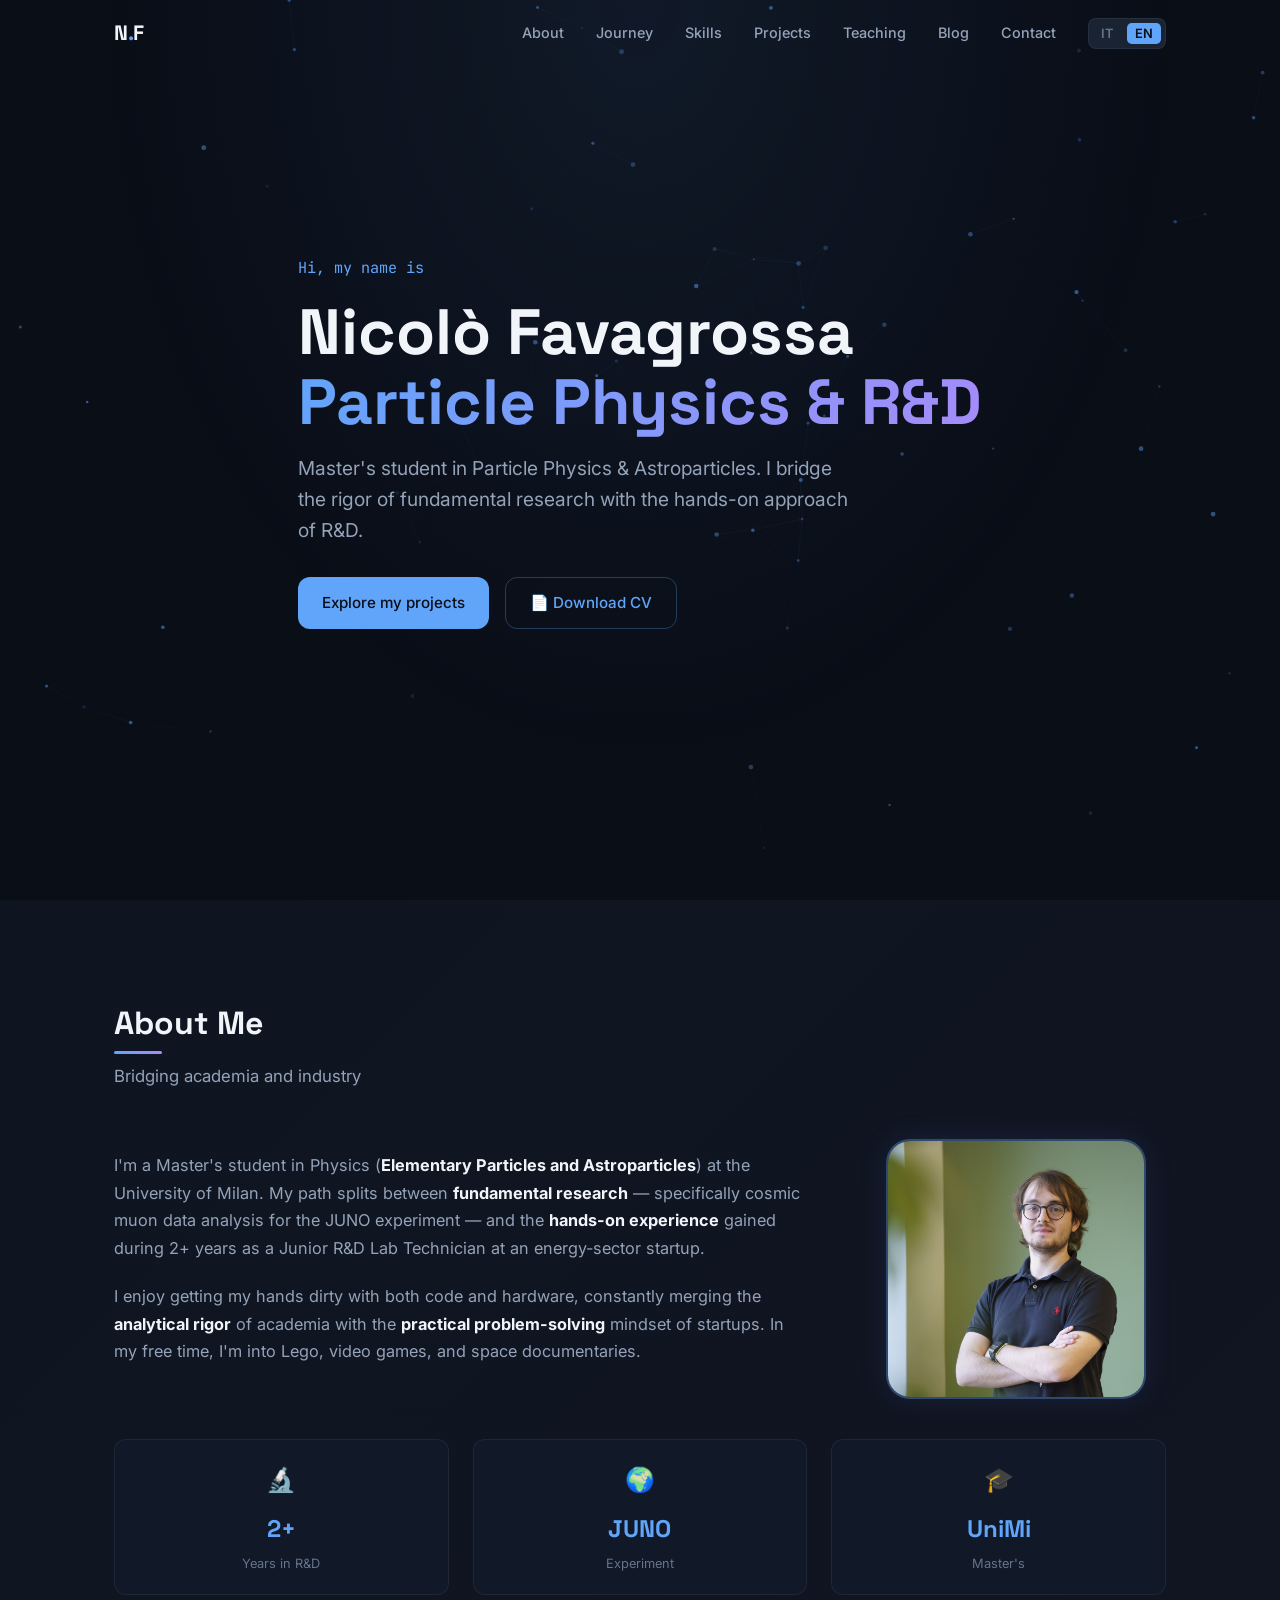
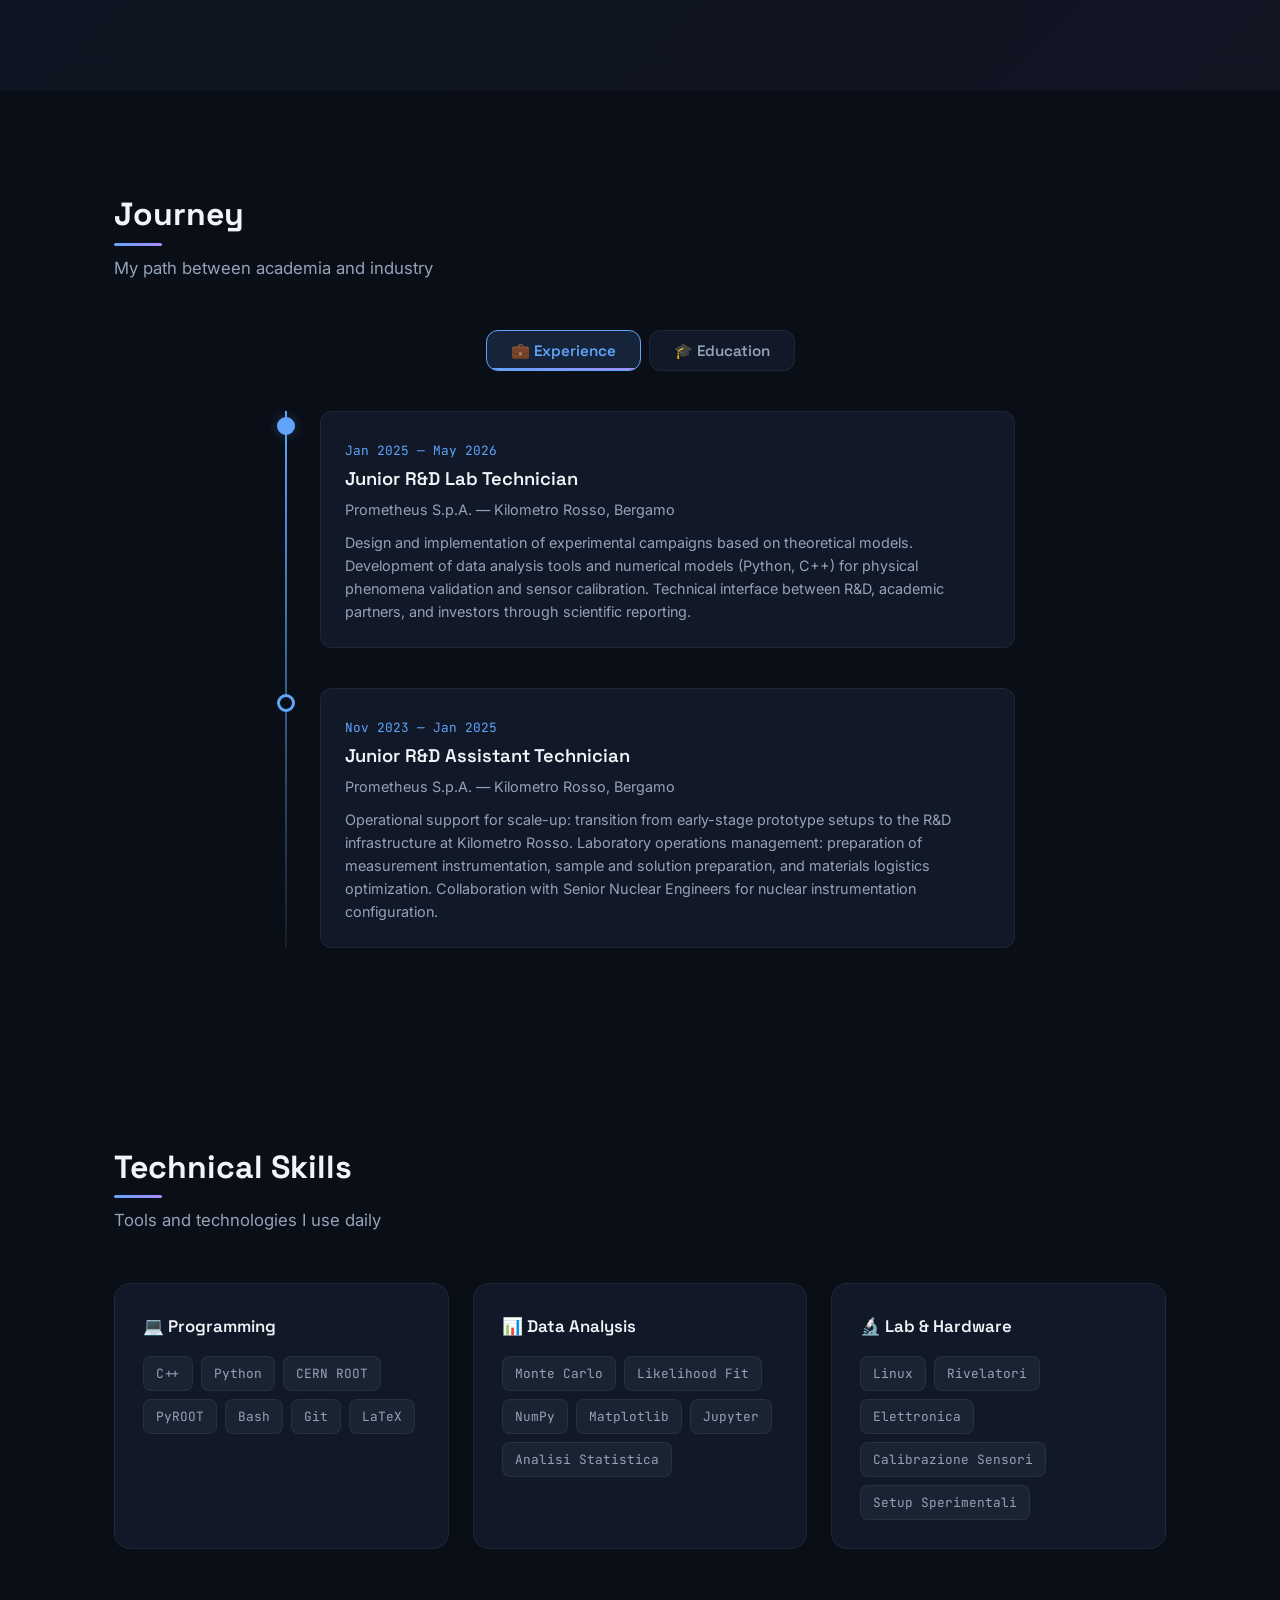
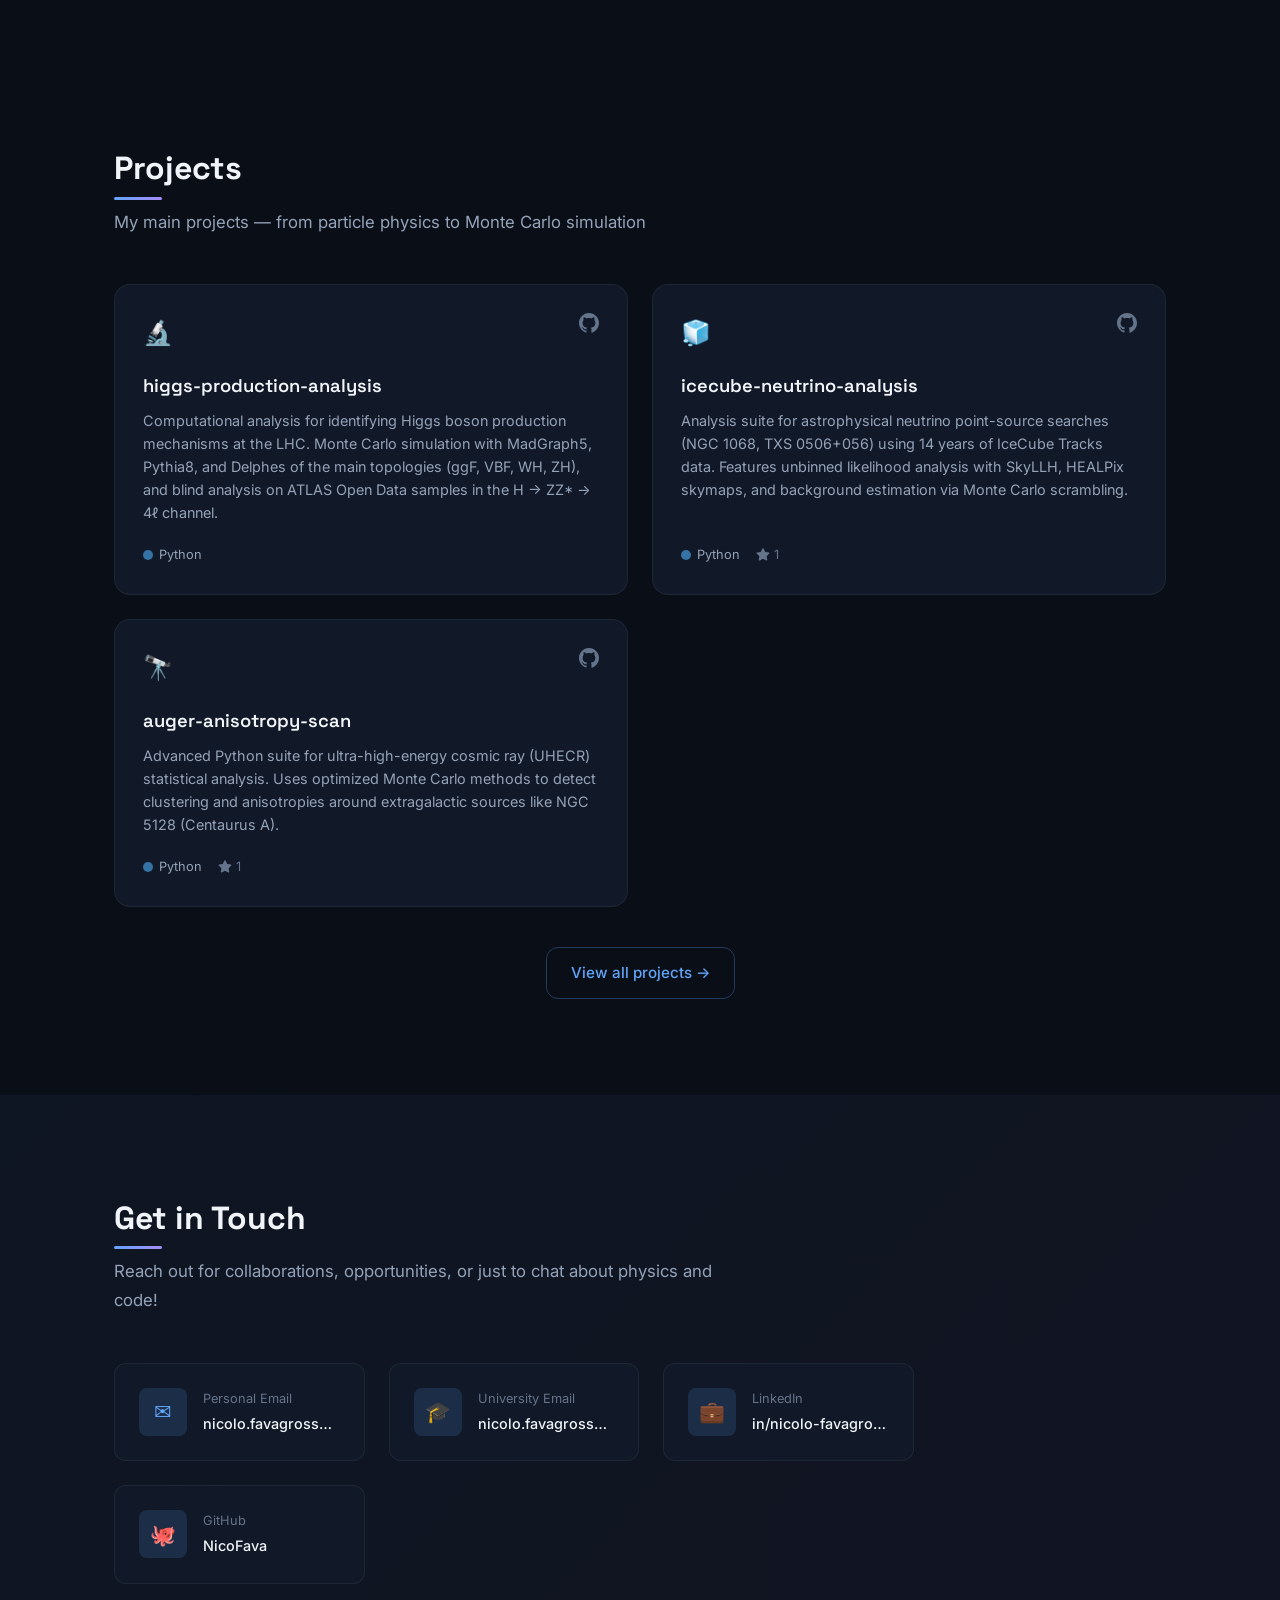
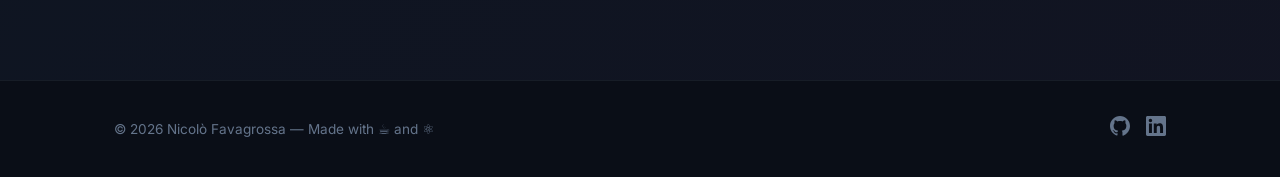
<file: index.html>
<!DOCTYPE html>
<html lang="it">
<head>
  <meta charset="UTF-8">
  <meta name="viewport" content="width=device-width, initial-scale=1.0">

  <!-- SEO -->
  <title>Nicolò Favagrossa — Particle Physics & R&D</title>
  <meta name="description" content="Studente magistrale in Fisica delle Particelle e Astroparticelle all'Università degli Studi di Milano. Portfolio, progetti e competenze.">
  <meta name="keywords" content="Nicolò Favagrossa, Physics, Particle Physics, JUNO, ATLAS, ROOT, C++, Python, Portfolio">
  <meta name="author" content="Nicolò Favagrossa">

  <!-- Open Graph -->
  <meta property="og:title" content="Nicolò Favagrossa — Particle Physics & R&D">
  <meta property="og:description" content="Master's student in Particle Physics & Astroparticles. Bridging academia and industry.">
  <meta property="og:type" content="website">
  <meta property="og:url" content="https://nicofava.github.io">

  <!-- Favicon -->
  <link rel="icon" href="assets/img/favicon.png" type="image/png">

  <!-- Stylesheets -->
  <link rel="stylesheet" href="css/style.css?v=2">
</head>
<body>

  <!-- ==================== PARTICLE CANVAS ==================== -->
  <canvas id="particle-canvas"></canvas>

  <!-- ==================== NAVBAR ==================== -->
  <nav class="navbar" id="navbar">
    <div class="container">
      <a href="./" class="nav-logo">N<span>.</span>F</a>

      <div class="nav-links" id="nav-links">
        <a href="#about" data-i18n="nav.about">Chi sono</a>
        <a href="#experience" data-i18n="nav.experience">Percorso</a>
        <a href="#skills" data-i18n="nav.skills">Competenze</a>
        <a href="#projects" data-i18n="nav.projects">Progetti</a>
        <a href="teaching/" data-i18n="nav.teaching">Teaching</a>
        <a href="blog/" data-i18n="nav.blog">Blog</a>
        <a href="#contact" data-i18n="nav.contact">Contatti</a>

        <div class="lang-toggle">
          <button data-lang="it" class="active">IT</button>
          <button data-lang="en">EN</button>
        </div>
      </div>

      <button class="nav-hamburger" id="nav-hamburger" aria-label="Toggle menu">
        <span></span>
        <span></span>
        <span></span>
      </button>
    </div>
  </nav>

  <!-- Mobile overlay -->
  <div class="nav-overlay" id="nav-overlay"></div>

  <!-- ==================== HERO ==================== -->
  <section id="hero">
    <div class="container">
      <div class="hero-content">
        <p class="hero-greeting" data-i18n="hero.greeting">Ciao, mi chiamo</p>
        <h1 class="hero-name">
          <span data-i18n="hero.name">Nicolò Favagrossa</span><br>
          <span class="highlight">Particle Physics & R&D</span>
        </h1>
        <p class="hero-tagline" data-i18n="hero.tagline">
          Studente magistrale in Fisica delle Particelle & Astroparticelle. Unisco il rigore della ricerca fondamentale con l'approccio pratico del mondo R&D.
        </p>
        <div class="hero-cta">
          <a href="#projects" class="btn btn-primary" data-i18n="hero.cta.projects">
            Scopri i miei progetti
          </a>
          <a href="assets/docs/cv-favagrossa.pdf" class="btn btn-outline" target="_blank" data-i18n="hero.cta.cv">
            📄 Scarica CV
          </a>
        </div>
      </div>
    </div>
  </section>

  <!-- ==================== ABOUT ==================== -->
  <section id="about">
    <div class="container">
      <h2 class="section-title reveal" data-i18n="about.title">Chi sono</h2>
      <p class="section-subtitle reveal" data-i18n="about.subtitle">Un ponte tra l'accademia e l'industria</p>

      <div class="about-grid">
        <div class="about-text">
          <p class="reveal" data-i18n="about.p1">
            Sono uno studente magistrale in Fisica (indirizzo <strong>Particelle Elementari e Astroparticelle</strong>) all'Università degli Studi di Milano. Il mio percorso si divide tra la <strong>ricerca fondamentale</strong> — in particolare l'analisi dati dei muoni cosmici per l'esperimento JUNO — e l'<strong>esperienza pratica</strong> maturata in oltre due anni come Tecnico di Laboratorio R&D Junior in una startup del settore energetico.
          </p>
          <p class="reveal" data-i18n="about.p2">
            Mi piace "sporcarmi le mani" sia con il codice che in laboratorio: cerco costantemente di unire il <strong>rigore analitico</strong> del mondo accademico con la <strong>concretezza e il problem-solving</strong> tipici delle startup. Nel tempo libero apprezzo i Lego, i videogiochi e i documentari spaziali.
          </p>
        </div>

        <div class="about-photo">
          <div class="about-photo-wrapper reveal">
            <img src="assets/img/profile.jpg" alt="Nicolò Favagrossa">
          </div>
        </div>
      </div>

      <div class="about-highlights">
        <div class="highlight-card reveal">
          <div class="icon">🔬</div>
          <div class="number" data-i18n="about.highlight1.number">2+</div>
          <div class="label" data-i18n="about.highlight1.label">Anni in R&D</div>
        </div>
        <div class="highlight-card reveal">
          <div class="icon">🌍</div>
          <div class="number" data-i18n="about.highlight2.number">JUNO</div>
          <div class="label" data-i18n="about.highlight2.label">Esperimento</div>
        </div>
        <div class="highlight-card reveal">
          <div class="icon">🎓</div>
          <div class="number" data-i18n="about.highlight3.number">UniMi</div>
          <div class="label" data-i18n="about.highlight3.label">Magistrale</div>
        </div>
      </div>
    </div>
  </section>

  <!-- ==================== EXPERIENCE & EDUCATION ==================== -->
  <section id="experience">
    <div class="container">
      <h2 class="section-title reveal" data-i18n="exp.title">Percorso</h2>
      <p class="section-subtitle reveal" data-i18n="exp.subtitle">Il mio percorso tra accademia e industria</p>

      <!-- Tab Toggle -->
      <div class="tab-toggle reveal" id="exp-tabs">
        <button class="active" data-tab="experience" data-i18n="exp.tab.experience">💼 Esperienze</button>
        <button data-tab="education" data-i18n="exp.tab.education">🎓 Istruzione</button>
      </div>

      <!-- Experience Panel -->
      <div class="timeline-panel active" id="panel-experience">
        <div class="timeline">
          <!-- Work Entry 1: Junior R&D Lab Technician -->
          <div class="timeline-item reveal">
            <div class="timeline-dot"></div>
            <div class="timeline-card">
              <span class="timeline-date" data-i18n="exp.work1.date">Gen 2025 — Mag 2026</span>
              <h3 class="timeline-title" data-i18n="exp.work1.title">Tecnico di Laboratorio R&D Junior</h3>
              <p class="timeline-org" data-i18n="exp.work1.org">Prometheus S.p.A. — Kilometro Rosso, Bergamo</p>
              <p class="timeline-desc" data-i18n="exp.work1.desc">
                Progettazione e implementazione di campagne sperimentali basate su modelli teorici. Sviluppo di strumenti di analisi dati e modelli numerici (Python, C++) per la validazione di fenomeni fisici e calibrazione di sensori. Interfaccia tecnica tra R&D, partner accademici e investitori tramite redazione di report scientifici.
              </p>
            </div>
          </div>

          <!-- Work Entry 2: Junior R&D Assistant Technician -->
          <div class="timeline-item reveal">
            <div class="timeline-dot"></div>
            <div class="timeline-card">
              <span class="timeline-date" data-i18n="exp.work2.date">Nov 2023 — Gen 2025</span>
              <h3 class="timeline-title" data-i18n="exp.work2.title">Assistente Tecnico R&D Junior</h3>
              <p class="timeline-org" data-i18n="exp.work2.org">Prometheus S.p.A. — Kilometro Rosso, Bergamo</p>
              <p class="timeline-desc" data-i18n="exp.work2.desc">
                Supporto operativo allo scale-up: transizione dai setup prototipali della fase early-stage all'infrastruttura R&D presso il Kilometro Rosso. Gestione operativa del laboratorio: approntamento della strumentazione di misura, preparazione di campioni e soluzioni, e ottimizzazione della logistica dei materiali. Collaborazione con Senior Nuclear Engineers per la configurazione di strumentazione nucleare.
              </p>
            </div>
          </div>
        </div>
      </div>

      <!-- Education Panel -->
      <div class="timeline-panel" id="panel-education">
        <div class="timeline">
          <!-- Education Entry 1: Master's -->
          <div class="timeline-item reveal">
            <div class="timeline-dot"></div>
            <div class="timeline-card">
              <span class="timeline-date" data-i18n="exp.edu1.date">2025 — Presente</span>
              <h3 class="timeline-title" data-i18n="exp.edu1.title">Laurea Magistrale in Fisica</h3>
              <p class="timeline-org" data-i18n="exp.edu1.org">Università degli Studi di Milano — Particelle e Astroparticelle</p>
              <p class="timeline-desc" data-i18n="exp.edu1.desc">
                Percorso magistrale con focus su fisica delle alte energie, rivelatori di particelle e analisi dati avanzata. Tesi sull'analisi dei muoni cosmici per l'esperimento JUNO.
              </p>
            </div>
          </div>

          <!-- Education Entry 2: Bachelor's -->
          <div class="timeline-item reveal">
            <div class="timeline-dot"></div>
            <div class="timeline-card">
              <span class="timeline-date" data-i18n="exp.edu2.date">2020 — 2024</span>
              <h3 class="timeline-title" data-i18n="exp.edu2.title">Laurea Triennale in Fisica</h3>
              <p class="timeline-org" data-i18n="exp.edu2.org">Università degli Studi di Milano — Voto: 105/110</p>
              <p class="timeline-desc" data-i18n="exp.edu2.desc">
                Tesi: analisi indipendente dei muoni cosmici dai primi dati grezzi del rivelatore JUNO, sviluppata in C++/ROOT. Sviluppo di un metodo di analisi dati indipendente con benchmarking rispetto agli algoritmi ufficiali della collaborazione JUNO.
              </p>
            </div>
          </div>
        </div>
      </div>
    </div>
  </section>

  <!-- ==================== SKILLS ==================== -->
  <section id="skills">
    <div class="container">
      <h2 class="section-title reveal" data-i18n="skills.title">Competenze Tecniche</h2>
      <p class="section-subtitle reveal" data-i18n="skills.subtitle">Strumenti e tecnologie che utilizzo quotidianamente</p>

      <div class="skills-grid">
        <!-- Programming -->
        <div class="skill-category reveal">
          <h3 class="skill-category-title" data-i18n="skills.cat1">
            <span class="icon">💻</span> Programmazione
          </h3>
          <div class="skill-tags">
            <span class="skill-tag">C++</span>
            <span class="skill-tag">Python</span>
            <span class="skill-tag">CERN ROOT</span>
            <span class="skill-tag">PyROOT</span>
            <span class="skill-tag">Bash</span>
            <span class="skill-tag">Git</span>
            <span class="skill-tag">LaTeX</span>
          </div>
        </div>

        <!-- Data Analysis -->
        <div class="skill-category reveal">
          <h3 class="skill-category-title" data-i18n="skills.cat2">
            <span class="icon">📊</span> Analisi Dati
          </h3>
          <div class="skill-tags">
            <span class="skill-tag">Monte Carlo</span>
            <span class="skill-tag">Likelihood Fit</span>
            <span class="skill-tag">NumPy</span>
            <span class="skill-tag">Matplotlib</span>
            <span class="skill-tag">Jupyter</span>
            <span class="skill-tag">Analisi Statistica</span>
          </div>
        </div>

        <!-- Lab & Hardware -->
        <div class="skill-category reveal">
          <h3 class="skill-category-title" data-i18n="skills.cat3">
            <span class="icon">🔬</span> Lab & Hardware
          </h3>
          <div class="skill-tags">
            <span class="skill-tag">Linux</span>
            <span class="skill-tag">Rivelatori</span>
            <span class="skill-tag">Elettronica</span>
            <span class="skill-tag">Calibrazione Sensori</span>
            <span class="skill-tag">Setup Sperimentali</span>
          </div>
        </div>
      </div>
    </div>
  </section>

  <!-- ==================== PROJECTS ==================== -->
  <section id="projects">
    <div class="container">
      <h2 class="section-title reveal" data-i18n="projects.title">Progetti</h2>
      <p class="section-subtitle reveal" data-i18n="projects.subtitle">
        I miei progetti principali — dalla fisica delle particelle alla simulazione Monte Carlo
      </p>

      <div class="projects-grid" id="projects-container">
        <!-- Populated dynamically by projects.js (preview mode: 3 cards) -->
      </div>

      <div class="view-all-wrapper reveal">
        <a href="projects/" class="btn btn-outline" data-i18n="projects.viewAll">Vedi tutti i progetti →</a>
      </div>
    </div>
  </section>

  <!-- ==================== CONTACT ==================== -->
  <section id="contact">
    <div class="container">
      <h2 class="section-title reveal" data-i18n="contact.title">Contatti</h2>
      <p class="section-subtitle reveal" data-i18n="contact.subtitle">
        Scrivimi per collaborazioni, opportunità o anche solo per una chiacchierata su fisica e codice!
      </p>

      <div class="contact-grid">
        <!-- Personal Email -->
        <a href="mailto:nicolo.favagrossa@gmail.com" class="contact-card reveal" id="contact-email">
          <div class="contact-icon">✉️</div>
          <div class="contact-info">
            <div class="contact-label" data-i18n="contact.email">Email Personale</div>
            <div class="contact-value">nicolo.favagrossa@gmail.com</div>
          </div>
        </a>

        <!-- University Email -->
        <a href="mailto:nicolo.favagrossa@studenti.unimi.it" class="contact-card reveal" id="contact-email-uni">
          <div class="contact-icon">🎓</div>
          <div class="contact-info">
            <div class="contact-label" data-i18n="contact.email.uni">Email Istituzionale</div>
            <div class="contact-value">nicolo.favagrossa@studenti.unimi.it</div>
          </div>
        </a>

        <!-- LinkedIn -->
        <a href="https://www.linkedin.com/in/nicolo-favagrossa/" target="_blank" rel="noopener noreferrer" class="contact-card reveal" id="contact-linkedin">
          <div class="contact-icon">💼</div>
          <div class="contact-info">
            <div class="contact-label" data-i18n="contact.linkedin">LinkedIn</div>
            <div class="contact-value">in/nicolo-favagrossa</div>
          </div>
        </a>

        <!-- GitHub -->
        <a href="https://github.com/NicoFava" target="_blank" rel="noopener noreferrer" class="contact-card reveal" id="contact-github">
          <div class="contact-icon">🐙</div>
          <div class="contact-info">
            <div class="contact-label" data-i18n="contact.github">GitHub</div>
            <div class="contact-value">NicoFava</div>
          </div>
        </a>
      </div>
    </div>
  </section>

  <!-- ==================== FOOTER ==================== -->
  <footer class="footer">
    <div class="container">
      <p class="footer-text">
        © <span id="current-year">2026</span> Nicolò Favagrossa —
        <span data-i18n="footer.made">Fatto con</span> ☕ <span data-i18n="footer.and">e</span> ⚛️
      </p>
      <div class="footer-socials">
        <a href="https://github.com/NicoFava" target="_blank" rel="noopener noreferrer" aria-label="GitHub">
          <svg width="20" height="20" viewBox="0 0 24 24" fill="currentColor">
            <path d="M12 0C5.37 0 0 5.37 0 12c0 5.3 3.438 9.8 8.205 11.385.6.113.82-.258.82-.577 0-.285-.01-1.04-.015-2.04-3.338.724-4.042-1.61-4.042-1.61C4.422 18.07 3.633 17.7 3.633 17.7c-1.087-.744.084-.729.084-.729 1.205.084 1.838 1.236 1.838 1.236 1.07 1.835 2.809 1.305 3.495.998.108-.776.417-1.305.76-1.605-2.665-.3-5.466-1.332-5.466-5.93 0-1.31.465-2.38 1.235-3.22-.135-.303-.54-1.523.105-3.176 0 0 1.005-.322 3.3 1.23.96-.267 1.98-.399 3-.405 1.02.006 2.04.138 3 .405 2.28-1.552 3.285-1.23 3.285-1.23.645 1.653.24 2.873.12 3.176.765.84 1.23 1.91 1.23 3.22 0 4.61-2.805 5.625-5.475 5.92.42.36.81 1.096.81 2.22 0 1.606-.015 2.896-.015 3.286 0 .315.21.69.825.57C20.565 21.795 24 17.295 24 12c0-6.63-5.37-12-12-12"/>
          </svg>
        </a>
        <a href="https://www.linkedin.com/in/nicolo-favagrossa/" target="_blank" rel="noopener noreferrer" aria-label="LinkedIn">
          <svg width="20" height="20" viewBox="0 0 24 24" fill="currentColor">
            <path d="M20.447 20.452h-3.554v-5.569c0-1.328-.027-3.037-1.852-3.037-1.853 0-2.136 1.445-2.136 2.939v5.667H9.351V9h3.414v1.561h.046c.477-.9 1.637-1.85 3.37-1.85 3.601 0 4.267 2.37 4.267 5.455v6.286zM5.337 7.433c-1.144 0-2.063-.926-2.063-2.065 0-1.138.92-2.063 2.063-2.063 1.14 0 2.064.925 2.064 2.063 0 1.139-.925 2.065-2.064 2.065zm1.782 13.019H3.555V9h3.564v11.452zM22.225 0H1.771C.792 0 0 .774 0 1.729v20.542C0 23.227.792 24 1.771 24h20.451C23.2 24 24 23.227 24 22.271V1.729C24 .774 23.2 0 22.222 0h.003z"/>
          </svg>
        </a>
      </div>
    </div>
  </footer>

  <!-- ==================== SCRIPTS ==================== -->
  <script src="js/particles.js?v=2"></script>
  <script src="js/i18n.js?v=2"></script>
  <script src="js/projects.js?v=2"></script>
  <script src="js/main.js?v=2"></script>

</body>
</html>
</file>
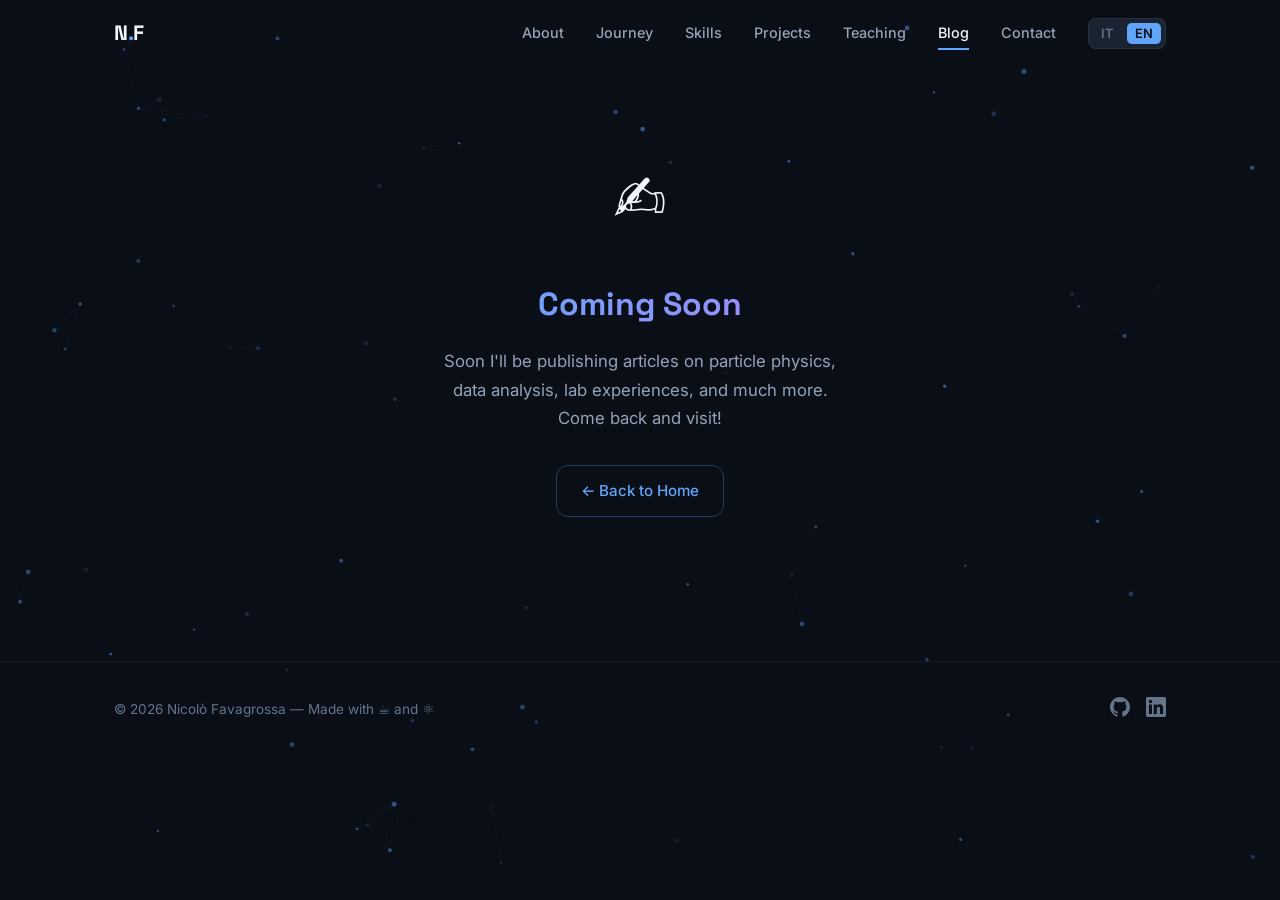
<file: blog/index.html>
<!DOCTYPE html>
<html lang="it">
<head>
  <meta charset="UTF-8">
  <meta name="viewport" content="width=device-width, initial-scale=1.0">

  <!-- SEO -->
  <title>Blog — Nicolò Favagrossa</title>
  <meta name="description" content="Articoli su fisica delle particelle, analisi dati, esperienze di laboratorio e molto altro. In arrivo.">
  <meta name="author" content="Nicolò Favagrossa">

  <!-- Favicon -->
  <link rel="icon" href="../assets/img/favicon.png" type="image/png">

  <!-- Stylesheets -->
  <link rel="stylesheet" href="../css/style.css?v=2">
</head>
<body>

  <!-- ==================== PARTICLE CANVAS ==================== -->
  <canvas id="particle-canvas"></canvas>

  <!-- ==================== NAVBAR ==================== -->
  <nav class="navbar" id="navbar">
    <div class="container">
      <a href="../" class="nav-logo">N<span>.</span>F</a>

      <div class="nav-links" id="nav-links">
        <a href="../#about" data-i18n="nav.about">Chi sono</a>
        <a href="../#experience" data-i18n="nav.experience">Percorso</a>
        <a href="../#skills" data-i18n="nav.skills">Competenze</a>
        <a href="../projects/" data-i18n="nav.projects">Progetti</a>
        <a href="../teaching/" data-i18n="nav.teaching">Teaching</a>
        <a href="./" class="current-page" data-i18n="nav.blog">Blog</a>
        <a href="../#contact" data-i18n="nav.contact">Contatti</a>

        <div class="lang-toggle">
          <button data-lang="it" class="active">IT</button>
          <button data-lang="en">EN</button>
        </div>
      </div>

      <button class="nav-hamburger" id="nav-hamburger" aria-label="Toggle menu">
        <span></span>
        <span></span>
        <span></span>
      </button>
    </div>
  </nav>

  <!-- Mobile overlay -->
  <div class="nav-overlay" id="nav-overlay"></div>

  <!-- ==================== COMING SOON ==================== -->
  <section class="coming-soon">
    <div class="coming-soon-content">
      <span class="coming-soon-icon">✍️</span>
      <h1 class="coming-soon-title" data-i18n="coming.blog.title">In Arrivo</h1>
      <p class="coming-soon-text" data-i18n="coming.blog.text">
        Presto pubblicherò articoli su fisica delle particelle, analisi dati, esperienze in laboratorio e molto altro. Torna a trovarmi!
      </p>
      <a href="../" class="btn btn-outline" data-i18n="coming.backHome">← Torna alla Home</a>
    </div>
  </section>

  <!-- ==================== FOOTER ==================== -->
  <footer class="footer">
    <div class="container">
      <p class="footer-text">
        © <span id="current-year">2026</span> Nicolò Favagrossa —
        <span data-i18n="footer.made">Fatto con</span> ☕ <span data-i18n="footer.and">e</span> ⚛️
      </p>
      <div class="footer-socials">
        <a href="https://github.com/NicoFava" target="_blank" rel="noopener noreferrer" aria-label="GitHub">
          <svg width="20" height="20" viewBox="0 0 24 24" fill="currentColor">
            <path d="M12 0C5.37 0 0 5.37 0 12c0 5.3 3.438 9.8 8.205 11.385.6.113.82-.258.82-.577 0-.285-.01-1.04-.015-2.04-3.338.724-4.042-1.61-4.042-1.61C4.422 18.07 3.633 17.7 3.633 17.7c-1.087-.744.084-.729.084-.729 1.205.084 1.838 1.236 1.838 1.236 1.07 1.835 2.809 1.305 3.495.998.108-.776.417-1.305.76-1.605-2.665-.3-5.466-1.332-5.466-5.93 0-1.31.465-2.38 1.235-3.22-.135-.303-.54-1.523.105-3.176 0 0 1.005-.322 3.3 1.23.96-.267 1.98-.399 3-.405 1.02.006 2.04.138 3 .405 2.28-1.552 3.285-1.23 3.285-1.23.645 1.653.24 2.873.12 3.176.765.84 1.23 1.91 1.23 3.22 0 4.61-2.805 5.625-5.475 5.92.42.36.81 1.096.81 2.22 0 1.606-.015 2.896-.015 3.286 0 .315.21.69.825.57C20.565 21.795 24 17.295 24 12c0-6.63-5.37-12-12-12"/>
          </svg>
        </a>
        <a href="https://www.linkedin.com/in/nicolo-favagrossa/" target="_blank" rel="noopener noreferrer" aria-label="LinkedIn">
          <svg width="20" height="20" viewBox="0 0 24 24" fill="currentColor">
            <path d="M20.447 20.452h-3.554v-5.569c0-1.328-.027-3.037-1.852-3.037-1.853 0-2.136 1.445-2.136 2.939v5.667H9.351V9h3.414v1.561h.046c.477-.9 1.637-1.85 3.37-1.85 3.601 0 4.267 2.37 4.267 5.455v6.286zM5.337 7.433c-1.144 0-2.063-.926-2.063-2.065 0-1.138.92-2.063 2.063-2.063 1.14 0 2.064.925 2.064 2.063 0 1.139-.925 2.065-2.064 2.065zm1.782 13.019H3.555V9h3.564v11.452zM22.225 0H1.771C.792 0 0 .774 0 1.729v20.542C0 23.227.792 24 1.771 24h20.451C23.2 24 24 23.227 24 22.271V1.729C24 .774 23.2 0 22.222 0h.003z"/>
          </svg>
        </a>
      </div>
    </div>
  </footer>

  <!-- ==================== SCRIPTS ==================== -->
  <script src="../js/particles.js?v=2"></script>
  <script src="../js/i18n.js?v=2"></script>
  <script src="../js/main.js?v=2"></script>

</body>
</html>
</file>
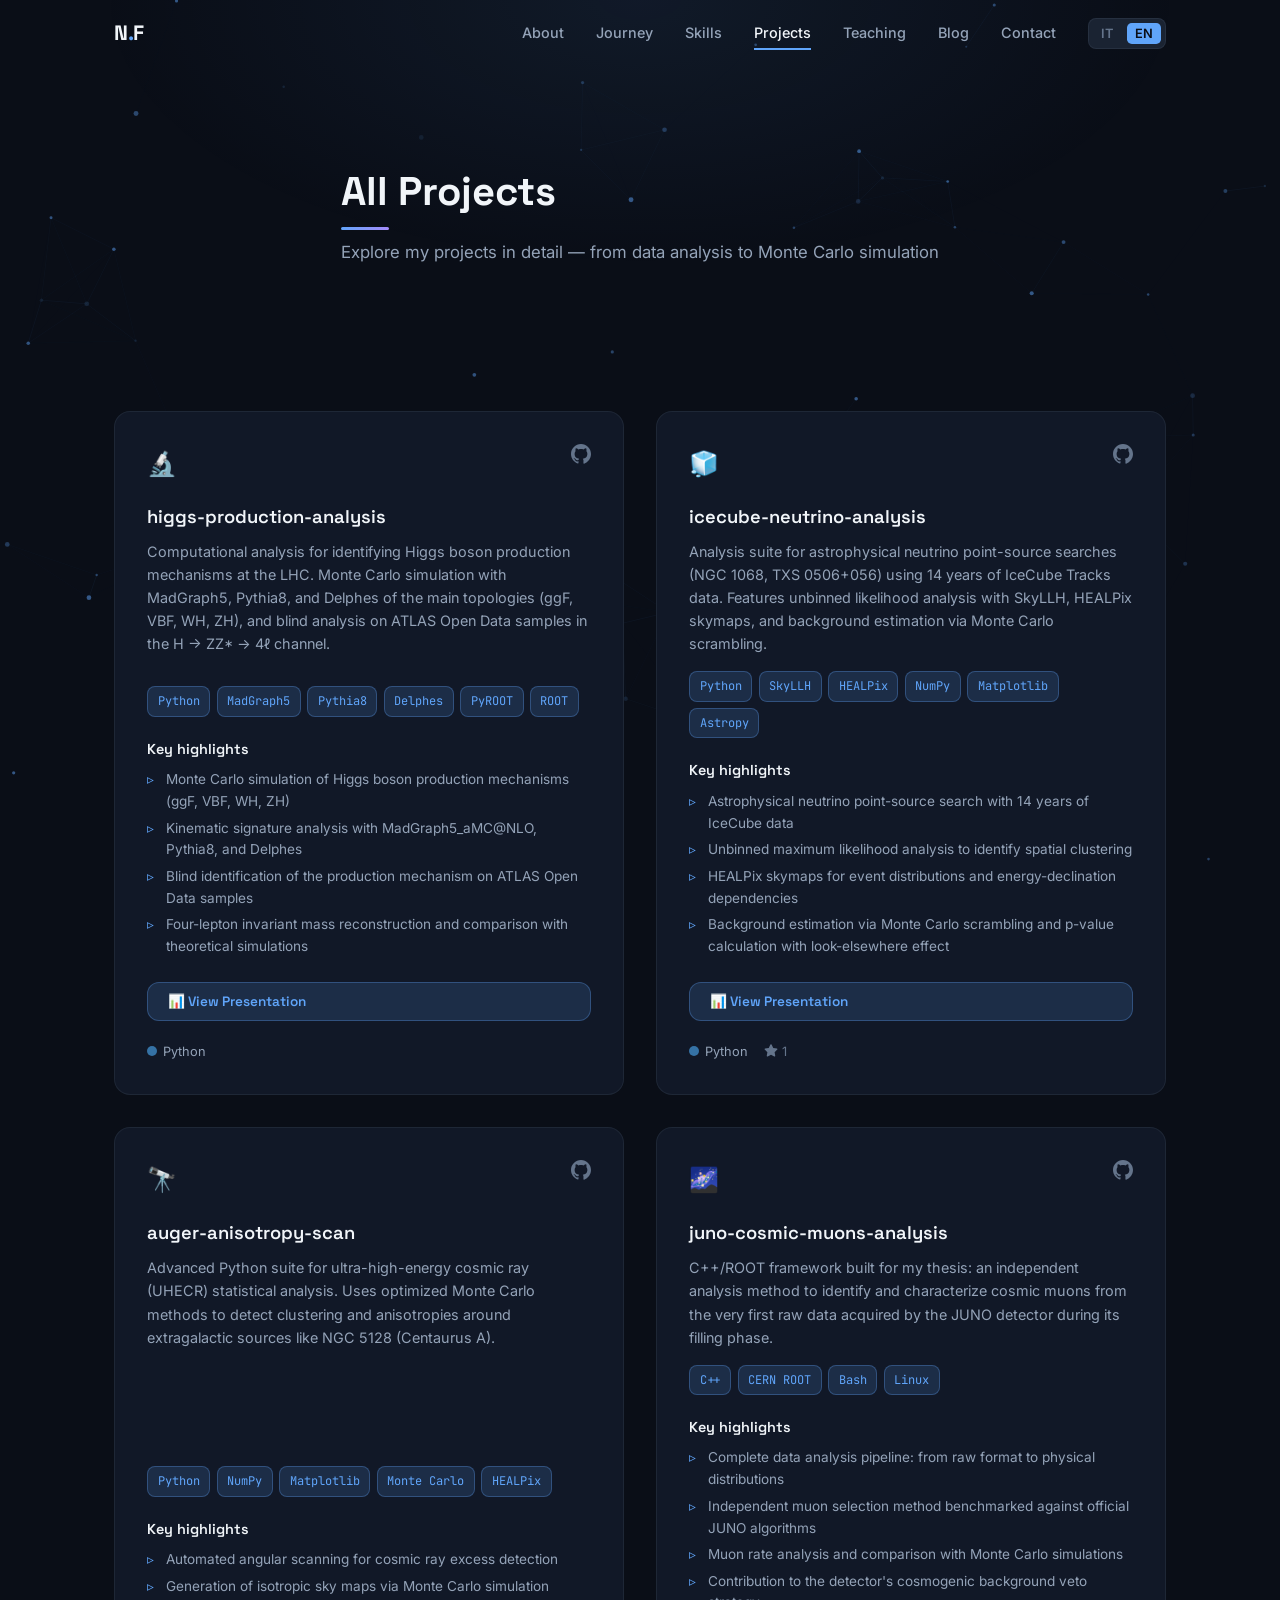
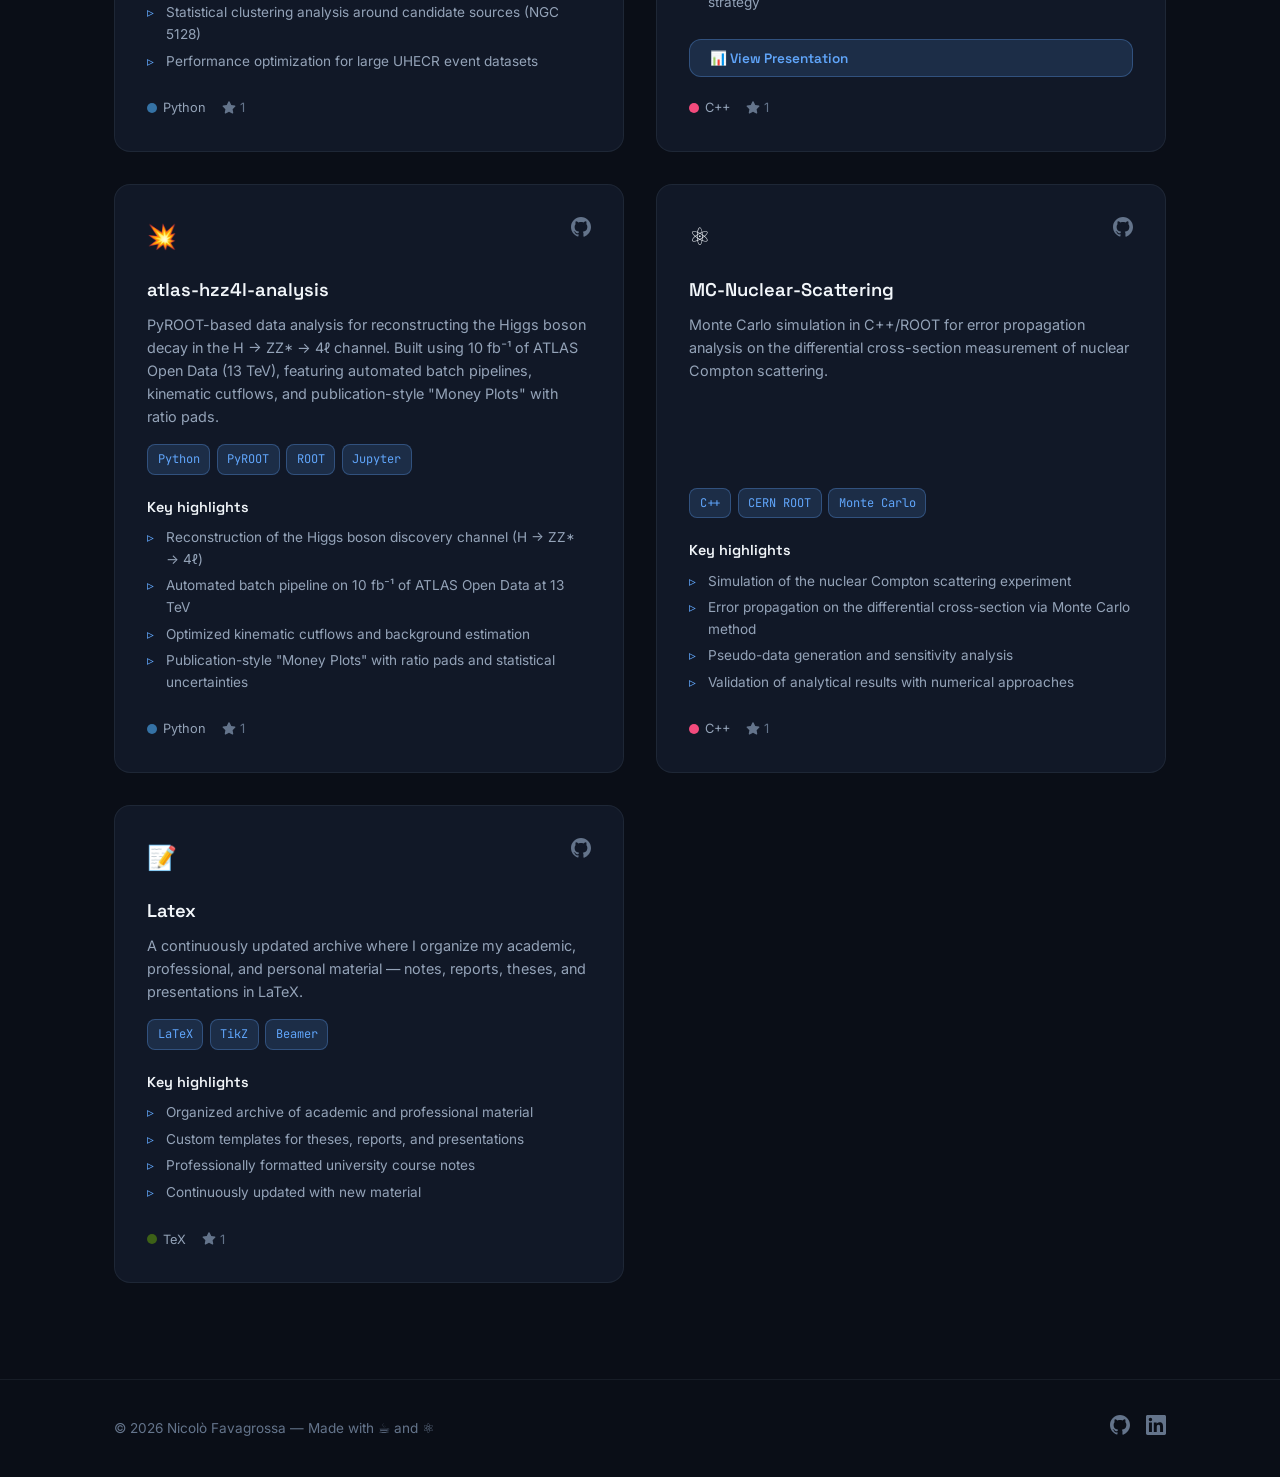
<file: projects/index.html>
<!DOCTYPE html>
<html lang="it">
<head>
  <meta charset="UTF-8">
  <meta name="viewport" content="width=device-width, initial-scale=1.0">

  <!-- SEO -->
  <title>Progetti — Nicolò Favagrossa</title>
  <meta name="description" content="Esplora nel dettaglio i progetti di Nicolò Favagrossa: analisi dati in fisica delle particelle, simulazioni Monte Carlo, e altro.">
  <meta name="keywords" content="Nicolò Favagrossa, Projects, JUNO, Auger, ATLAS, Higgs, Monte Carlo, C++, Python, ROOT">
  <meta name="author" content="Nicolò Favagrossa">

  <!-- Favicon -->
  <link rel="icon" href="../assets/img/favicon.png" type="image/png">

  <!-- Stylesheets -->
  <link rel="stylesheet" href="../css/style.css?v=2">
</head>
<body>

  <!-- ==================== PARTICLE CANVAS ==================== -->
  <canvas id="particle-canvas"></canvas>

  <!-- ==================== NAVBAR ==================== -->
  <nav class="navbar" id="navbar">
    <div class="container">
      <a href="../" class="nav-logo">N<span>.</span>F</a>

      <div class="nav-links" id="nav-links">
        <a href="../#about" data-i18n="nav.about">Chi sono</a>
        <a href="../#experience" data-i18n="nav.experience">Percorso</a>
        <a href="../#skills" data-i18n="nav.skills">Competenze</a>
        <a href="./" class="current-page" data-i18n="nav.projects">Progetti</a>
        <a href="../teaching/" data-i18n="nav.teaching">Teaching</a>
        <a href="../blog/" data-i18n="nav.blog">Blog</a>
        <a href="../#contact" data-i18n="nav.contact">Contatti</a>

        <div class="lang-toggle">
          <button data-lang="it" class="active">IT</button>
          <button data-lang="en">EN</button>
        </div>
      </div>

      <button class="nav-hamburger" id="nav-hamburger" aria-label="Toggle menu">
        <span></span>
        <span></span>
        <span></span>
      </button>
    </div>
  </nav>

  <!-- Mobile overlay -->
  <div class="nav-overlay" id="nav-overlay"></div>

  <!-- ==================== PAGE HEADER ==================== -->
  <section class="page-header">
    <div class="container">
      <h1 class="section-title" data-i18n="projectsPage.title">Tutti i Progetti</h1>
      <p class="section-subtitle" data-i18n="projectsPage.subtitle">
        Esplora nel dettaglio i miei progetti — dall'analisi dati alla simulazione Monte Carlo
      </p>
    </div>
  </section>

  <!-- ==================== PROJECTS ==================== -->
  <section id="projects">
    <div class="container">
      <div class="projects-page-grid" id="projects-page-container">
        <!-- Populated dynamically by projects.js (full mode: all cards expanded) -->
      </div>
    </div>
  </section>

  <!-- ==================== FOOTER ==================== -->
  <footer class="footer">
    <div class="container">
      <p class="footer-text">
        © <span id="current-year">2026</span> Nicolò Favagrossa —
        <span data-i18n="footer.made">Fatto con</span> ☕ <span data-i18n="footer.and">e</span> ⚛️
      </p>
      <div class="footer-socials">
        <a href="https://github.com/NicoFava" target="_blank" rel="noopener noreferrer" aria-label="GitHub">
          <svg width="20" height="20" viewBox="0 0 24 24" fill="currentColor">
            <path d="M12 0C5.37 0 0 5.37 0 12c0 5.3 3.438 9.8 8.205 11.385.6.113.82-.258.82-.577 0-.285-.01-1.04-.015-2.04-3.338.724-4.042-1.61-4.042-1.61C4.422 18.07 3.633 17.7 3.633 17.7c-1.087-.744.084-.729.084-.729 1.205.084 1.838 1.236 1.838 1.236 1.07 1.835 2.809 1.305 3.495.998.108-.776.417-1.305.76-1.605-2.665-.3-5.466-1.332-5.466-5.93 0-1.31.465-2.38 1.235-3.22-.135-.303-.54-1.523.105-3.176 0 0 1.005-.322 3.3 1.23.96-.267 1.98-.399 3-.405 1.02.006 2.04.138 3 .405 2.28-1.552 3.285-1.23 3.285-1.23.645 1.653.24 2.873.12 3.176.765.84 1.23 1.91 1.23 3.22 0 4.61-2.805 5.625-5.475 5.92.42.36.81 1.096.81 2.22 0 1.606-.015 2.896-.015 3.286 0 .315.21.69.825.57C20.565 21.795 24 17.295 24 12c0-6.63-5.37-12-12-12"/>
          </svg>
        </a>
        <a href="https://www.linkedin.com/in/nicolo-favagrossa/" target="_blank" rel="noopener noreferrer" aria-label="LinkedIn">
          <svg width="20" height="20" viewBox="0 0 24 24" fill="currentColor">
            <path d="M20.447 20.452h-3.554v-5.569c0-1.328-.027-3.037-1.852-3.037-1.853 0-2.136 1.445-2.136 2.939v5.667H9.351V9h3.414v1.561h.046c.477-.9 1.637-1.85 3.37-1.85 3.601 0 4.267 2.37 4.267 5.455v6.286zM5.337 7.433c-1.144 0-2.063-.926-2.063-2.065 0-1.138.92-2.063 2.063-2.063 1.14 0 2.064.925 2.064 2.063 0 1.139-.925 2.065-2.064 2.065zm1.782 13.019H3.555V9h3.564v11.452zM22.225 0H1.771C.792 0 0 .774 0 1.729v20.542C0 23.227.792 24 1.771 24h20.451C23.2 24 24 23.227 24 22.271V1.729C24 .774 23.2 0 22.222 0h.003z"/>
          </svg>
        </a>
      </div>
    </div>
  </footer>

  <!-- ==================== SCRIPTS ==================== -->
  <script src="../js/particles.js?v=2"></script>
  <script src="../js/i18n.js?v=2"></script>
  <script src="../js/projects.js?v=2"></script>
  <script src="../js/main.js?v=2"></script>

</body>
</html>
</file>
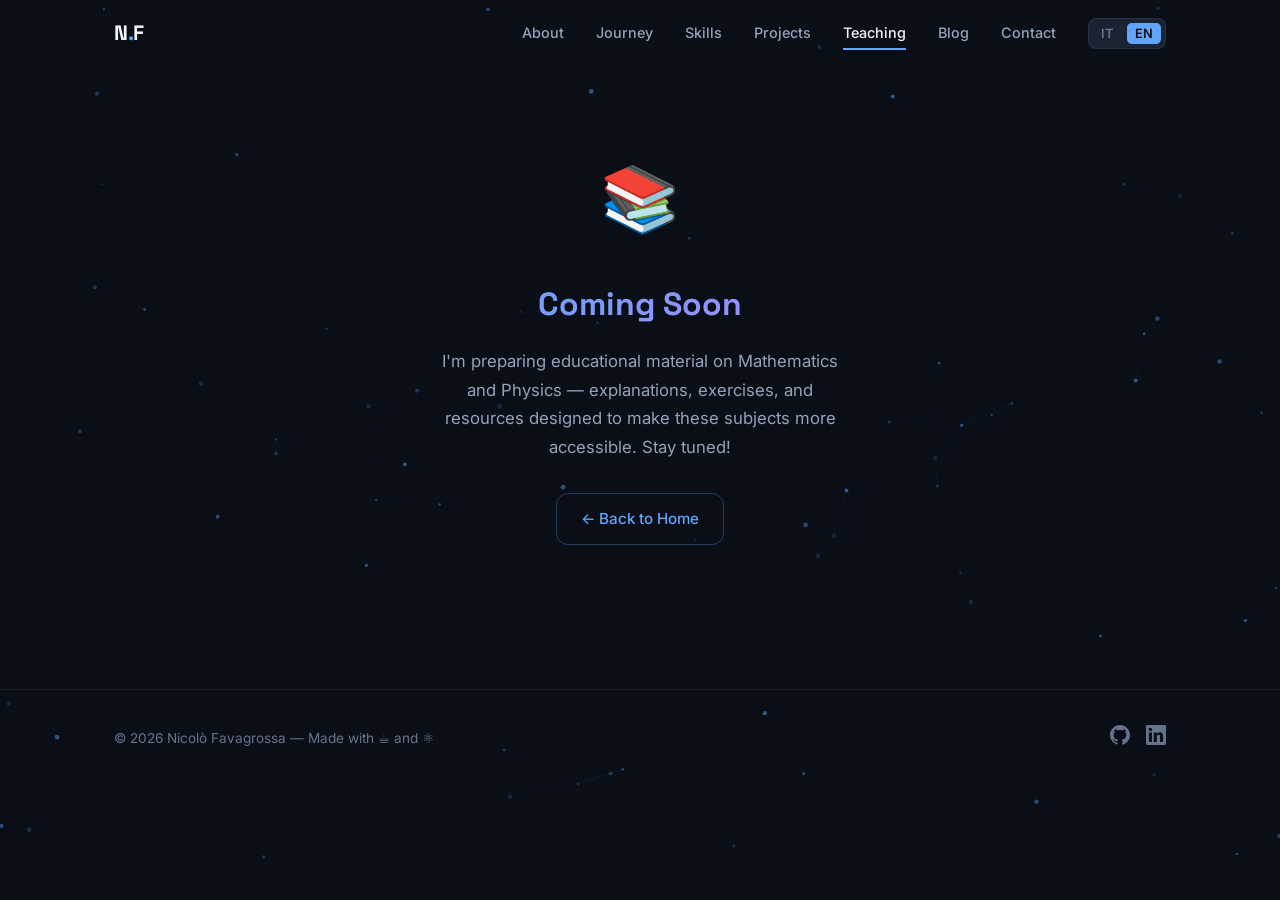
<file: teaching/index.html>
<!DOCTYPE html>
<html lang="it">
<head>
  <meta charset="UTF-8">
  <meta name="viewport" content="width=device-width, initial-scale=1.0">

  <!-- SEO -->
  <title>Teaching — Nicolò Favagrossa</title>
  <meta name="description" content="Materiale didattico su Matematica e Fisica in arrivo. Spiegazioni, esercizi e risorse per studenti.">
  <meta name="author" content="Nicolò Favagrossa">

  <!-- Favicon -->
  <link rel="icon" href="../assets/img/favicon.png" type="image/png">

  <!-- Stylesheets -->
  <link rel="stylesheet" href="../css/style.css?v=2">
</head>
<body>

  <!-- ==================== PARTICLE CANVAS ==================== -->
  <canvas id="particle-canvas"></canvas>

  <!-- ==================== NAVBAR ==================== -->
  <nav class="navbar" id="navbar">
    <div class="container">
      <a href="../" class="nav-logo">N<span>.</span>F</a>

      <div class="nav-links" id="nav-links">
        <a href="../#about" data-i18n="nav.about">Chi sono</a>
        <a href="../#experience" data-i18n="nav.experience">Percorso</a>
        <a href="../#skills" data-i18n="nav.skills">Competenze</a>
        <a href="../projects/" data-i18n="nav.projects">Progetti</a>
        <a href="./" class="current-page" data-i18n="nav.teaching">Teaching</a>
        <a href="../blog/" data-i18n="nav.blog">Blog</a>
        <a href="../#contact" data-i18n="nav.contact">Contatti</a>

        <div class="lang-toggle">
          <button data-lang="it" class="active">IT</button>
          <button data-lang="en">EN</button>
        </div>
      </div>

      <button class="nav-hamburger" id="nav-hamburger" aria-label="Toggle menu">
        <span></span>
        <span></span>
        <span></span>
      </button>
    </div>
  </nav>

  <!-- Mobile overlay -->
  <div class="nav-overlay" id="nav-overlay"></div>

  <!-- ==================== COMING SOON ==================== -->
  <section class="coming-soon">
    <div class="coming-soon-content">
      <span class="coming-soon-icon">📚</span>
      <h1 class="coming-soon-title" data-i18n="coming.teaching.title">In Arrivo</h1>
      <p class="coming-soon-text" data-i18n="coming.teaching.text">
        Sto preparando materiale didattico su Matematica e Fisica — spiegazioni, esercizi e risorse pensate per rendere questi argomenti più accessibili. Resta sintonizzato!
      </p>
      <a href="../" class="btn btn-outline" data-i18n="coming.backHome">← Torna alla Home</a>
    </div>
  </section>

  <!-- ==================== FOOTER ==================== -->
  <footer class="footer">
    <div class="container">
      <p class="footer-text">
        © <span id="current-year">2026</span> Nicolò Favagrossa —
        <span data-i18n="footer.made">Fatto con</span> ☕ <span data-i18n="footer.and">e</span> ⚛️
      </p>
      <div class="footer-socials">
        <a href="https://github.com/NicoFava" target="_blank" rel="noopener noreferrer" aria-label="GitHub">
          <svg width="20" height="20" viewBox="0 0 24 24" fill="currentColor">
            <path d="M12 0C5.37 0 0 5.37 0 12c0 5.3 3.438 9.8 8.205 11.385.6.113.82-.258.82-.577 0-.285-.01-1.04-.015-2.04-3.338.724-4.042-1.61-4.042-1.61C4.422 18.07 3.633 17.7 3.633 17.7c-1.087-.744.084-.729.084-.729 1.205.084 1.838 1.236 1.838 1.236 1.07 1.835 2.809 1.305 3.495.998.108-.776.417-1.305.76-1.605-2.665-.3-5.466-1.332-5.466-5.93 0-1.31.465-2.38 1.235-3.22-.135-.303-.54-1.523.105-3.176 0 0 1.005-.322 3.3 1.23.96-.267 1.98-.399 3-.405 1.02.006 2.04.138 3 .405 2.28-1.552 3.285-1.23 3.285-1.23.645 1.653.24 2.873.12 3.176.765.84 1.23 1.91 1.23 3.22 0 4.61-2.805 5.625-5.475 5.92.42.36.81 1.096.81 2.22 0 1.606-.015 2.896-.015 3.286 0 .315.21.69.825.57C20.565 21.795 24 17.295 24 12c0-6.63-5.37-12-12-12"/>
          </svg>
        </a>
        <a href="https://www.linkedin.com/in/nicolo-favagrossa/" target="_blank" rel="noopener noreferrer" aria-label="LinkedIn">
          <svg width="20" height="20" viewBox="0 0 24 24" fill="currentColor">
            <path d="M20.447 20.452h-3.554v-5.569c0-1.328-.027-3.037-1.852-3.037-1.853 0-2.136 1.445-2.136 2.939v5.667H9.351V9h3.414v1.561h.046c.477-.9 1.637-1.85 3.37-1.85 3.601 0 4.267 2.37 4.267 5.455v6.286zM5.337 7.433c-1.144 0-2.063-.926-2.063-2.065 0-1.138.92-2.063 2.063-2.063 1.14 0 2.064.925 2.064 2.063 0 1.139-.925 2.065-2.064 2.065zm1.782 13.019H3.555V9h3.564v11.452zM22.225 0H1.771C.792 0 0 .774 0 1.729v20.542C0 23.227.792 24 1.771 24h20.451C23.2 24 24 23.227 24 22.271V1.729C24 .774 23.2 0 22.222 0h.003z"/>
          </svg>
        </a>
      </div>
    </div>
  </footer>

  <!-- ==================== SCRIPTS ==================== -->
  <script src="../js/particles.js?v=2"></script>
  <script src="../js/i18n.js?v=2"></script>
  <script src="../js/main.js?v=2"></script>

</body>
</html>
</file>
<file: css/style.css>
/* ===================================================================
   DESIGN SYSTEM — Nicolò Favagrossa Portfolio
   Deep Cosmos Dark Theme
   =================================================================== */

/* --- Google Fonts --- */
@import url('https://fonts.googleapis.com/css2?family=Inter:wght@300;400;500;600;700&family=JetBrains+Mono:wght@400;500&family=Space+Grotesk:wght@400;500;600;700&display=swap');

/* --- Design Tokens --- */
:root {
  /* Colors */
  --bg-primary: #0a0e17;
  --bg-secondary: #111827;
  --bg-tertiary: #1a2332;
  --bg-glass: rgba(17, 24, 39, 0.75);
  --bg-glass-hover: rgba(17, 24, 39, 0.9);
  --accent: #60a5fa;
  --accent-hover: #93c5fd;
  --accent-glow: rgba(96, 165, 250, 0.15);
  --accent-glow-strong: rgba(96, 165, 250, 0.3);
  --text-primary: #f1f5f9;
  --text-secondary: #94a3b8;
  --text-muted: #64748b;
  --border: rgba(148, 163, 184, 0.1);
  --border-accent: rgba(96, 165, 250, 0.3);

  /* Gradients */
  --gradient-accent: linear-gradient(135deg, #60a5fa 0%, #a78bfa 100%);
  --gradient-card: linear-gradient(135deg, rgba(96, 165, 250, 0.05) 0%, rgba(167, 139, 250, 0.05) 100%);
  --gradient-hero: radial-gradient(ellipse at 50% 0%, rgba(96, 165, 250, 0.08) 0%, transparent 60%);

  /* Typography */
  --font-heading: 'Space Grotesk', system-ui, sans-serif;
  --font-body: 'Inter', system-ui, sans-serif;
  --font-mono: 'JetBrains Mono', 'Fira Code', monospace;

  /* Spacing */
  --section-padding: 6rem 0;
  --container-width: 1100px;
  --container-padding: 0 1.5rem;

  /* Transitions */
  --transition-fast: 0.2s ease;
  --transition-normal: 0.3s ease;
  --transition-slow: 0.5s ease;

  /* Borders */
  --radius-sm: 0.5rem;
  --radius-md: 0.75rem;
  --radius-lg: 1rem;
  --radius-xl: 1.5rem;

  /* Shadows */
  --shadow-card: 0 4px 24px rgba(0, 0, 0, 0.3);
  --shadow-glow: 0 0 30px rgba(96, 165, 250, 0.1);
}

/* --- Reset & Base --- */
*,
*::before,
*::after {
  margin: 0;
  padding: 0;
  box-sizing: border-box;
}

html {
  scroll-behavior: smooth;
  scroll-padding-top: 5rem;
  font-size: 16px;
}

body {
  font-family: var(--font-body);
  background-color: var(--bg-primary);
  color: var(--text-primary);
  line-height: 1.7;
  overflow-x: hidden;
  -webkit-font-smoothing: antialiased;
  -moz-osx-font-smoothing: grayscale;
}

a {
  color: var(--accent);
  text-decoration: none;
  transition: color var(--transition-fast);
}

a:hover {
  color: var(--accent-hover);
}

img {
  max-width: 100%;
  height: auto;
  display: block;
}

ul, ol {
  list-style: none;
}

/* --- Canvas Background --- */
#particle-canvas {
  position: fixed;
  top: 0;
  left: 0;
  width: 100%;
  height: 100%;
  z-index: 0;
  pointer-events: none;
}

/* --- Layout --- */
.container {
  max-width: var(--container-width);
  margin: 0 auto;
  padding: var(--container-padding);
}

section {
  position: relative;
  z-index: 1;
  padding: var(--section-padding);
}

/* --- Section Title --- */
.section-title {
  font-family: var(--font-heading);
  font-size: 2rem;
  font-weight: 700;
  color: var(--text-primary);
  margin-bottom: 0.75rem;
  position: relative;
  display: inline-block;
}

.section-title::after {
  content: '';
  position: absolute;
  bottom: -4px;
  left: 0;
  width: 3rem;
  height: 3px;
  background: var(--gradient-accent);
  border-radius: 2px;
}

.section-subtitle {
  color: var(--text-secondary);
  font-size: 1.05rem;
  max-width: 600px;
  margin-bottom: 3rem;
}

/* --- Navbar --- */
.navbar {
  position: fixed;
  top: 0;
  left: 0;
  width: 100%;
  z-index: 100;
  padding: 1rem 0;
  transition: all var(--transition-normal);
  background: transparent;
}

.navbar.scrolled {
  background: var(--bg-glass);
  backdrop-filter: blur(20px);
  -webkit-backdrop-filter: blur(20px);
  border-bottom: 1px solid var(--border);
  padding: 0.6rem 0;
}

.navbar .container {
  display: flex;
  justify-content: space-between;
  align-items: center;
}

.nav-logo {
  font-family: var(--font-heading);
  font-size: 1.3rem;
  font-weight: 700;
  color: var(--text-primary);
  letter-spacing: -0.02em;
}

.nav-logo span {
  color: var(--accent);
}

.nav-links {
  display: flex;
  align-items: center;
  gap: 2rem;
}

.nav-links a {
  color: var(--text-secondary);
  font-size: 0.9rem;
  font-weight: 500;
  transition: color var(--transition-fast);
  position: relative;
}

.nav-links a::after {
  content: '';
  position: absolute;
  bottom: -4px;
  left: 0;
  width: 0;
  height: 2px;
  background: var(--accent);
  transition: width var(--transition-normal);
}

.nav-links a:hover,
.nav-links a.active {
  color: var(--text-primary);
}

.nav-links a:hover::after,
.nav-links a.active::after {
  width: 100%;
}

/* Language Toggle */
.lang-toggle {
  display: flex;
  align-items: center;
  gap: 0.4rem;
  background: var(--bg-tertiary);
  border: 1px solid var(--border);
  border-radius: var(--radius-sm);
  padding: 0.25rem;
  cursor: pointer;
}

.lang-toggle button {
  background: none;
  border: none;
  color: var(--text-muted);
  font-family: var(--font-body);
  font-size: 0.8rem;
  font-weight: 600;
  padding: 0.2rem 0.5rem;
  border-radius: 0.3rem;
  cursor: pointer;
  transition: all var(--transition-fast);
}

.lang-toggle button.active {
  background: var(--accent);
  color: var(--bg-primary);
}

/* Mobile Menu */
.nav-hamburger {
  display: none;
  flex-direction: column;
  gap: 5px;
  cursor: pointer;
  background: none;
  border: none;
  padding: 0.25rem;
}

.nav-hamburger span {
  width: 24px;
  height: 2px;
  background: var(--text-primary);
  transition: all var(--transition-normal);
  border-radius: 2px;
}

.nav-hamburger.active span:nth-child(1) {
  transform: rotate(45deg) translate(5px, 5px);
}

.nav-hamburger.active span:nth-child(2) {
  opacity: 0;
}

.nav-hamburger.active span:nth-child(3) {
  transform: rotate(-45deg) translate(5px, -5px);
}

/* --- Hero --- */
#hero {
  min-height: 100vh;
  display: flex;
  align-items: center;
  padding-top: 5rem;
  background: var(--gradient-hero);
}

.hero-content {
  max-width: 700px;
}

.hero-greeting {
  font-family: var(--font-mono);
  font-size: 0.95rem;
  color: var(--accent);
  margin-bottom: 1rem;
  opacity: 0;
  transform: translateY(20px);
  animation: fadeInUp 0.6s ease 0.2s forwards;
}

.hero-name {
  font-family: var(--font-heading);
  font-size: clamp(2.5rem, 6vw, 4rem);
  font-weight: 700;
  line-height: 1.1;
  margin-bottom: 1rem;
  opacity: 0;
  transform: translateY(20px);
  animation: fadeInUp 0.6s ease 0.4s forwards;
}

.hero-name .highlight {
  background: var(--gradient-accent);
  -webkit-background-clip: text;
  -webkit-text-fill-color: transparent;
  background-clip: text;
}

.hero-tagline {
  font-size: 1.2rem;
  color: var(--text-secondary);
  margin-bottom: 2rem;
  max-width: 550px;
  line-height: 1.6;
  opacity: 0;
  transform: translateY(20px);
  animation: fadeInUp 0.6s ease 0.6s forwards;
}

.hero-cta {
  display: flex;
  gap: 1rem;
  flex-wrap: wrap;
  opacity: 0;
  transform: translateY(20px);
  animation: fadeInUp 0.6s ease 0.8s forwards;
}

.btn {
  display: inline-flex;
  align-items: center;
  gap: 0.5rem;
  padding: 0.75rem 1.5rem;
  border-radius: var(--radius-md);
  font-family: var(--font-body);
  font-size: 0.95rem;
  font-weight: 500;
  cursor: pointer;
  transition: all var(--transition-normal);
  border: none;
}

.btn-primary {
  background: var(--accent);
  color: var(--bg-primary);
}

.btn-primary:hover {
  background: var(--accent-hover);
  color: var(--bg-primary);
  box-shadow: var(--shadow-glow);
  transform: translateY(-2px);
}

.btn-outline {
  background: transparent;
  color: var(--accent);
  border: 1px solid var(--border-accent);
}

.btn-outline:hover {
  background: var(--accent-glow);
  color: var(--accent-hover);
  transform: translateY(-2px);
}

/* --- About --- */
#about {
  background: var(--gradient-card);
}

.about-grid {
  display: grid;
  grid-template-columns: 1fr 300px;
  gap: 4rem;
  align-items: center;
}

.about-text p {
  color: var(--text-secondary);
  margin-bottom: 1.25rem;
  font-size: 1.02rem;
}

.about-text strong {
  color: var(--text-primary);
}

.about-photo {
  position: relative;
}

.about-photo-wrapper {
  width: 260px;
  height: 260px;
  border-radius: var(--radius-xl);
  overflow: hidden;
  border: 2px solid var(--border-accent);
  box-shadow: var(--shadow-glow);
  margin: 0 auto;
  display: flex;
  align-items: center;
  justify-content: center;
  background: var(--bg-tertiary);
}

.about-photo-wrapper img {
  width: 100%;
  height: 100%;
  object-fit: cover;
}

.about-photo-placeholder {
  font-size: 5rem;
  opacity: 0.3;
}

.about-highlights {
  display: grid;
  grid-template-columns: repeat(3, 1fr);
  gap: 1.5rem;
  margin-top: 2.5rem;
}

.highlight-card {
  background: var(--bg-secondary);
  border: 1px solid var(--border);
  border-radius: var(--radius-md);
  padding: 1.25rem;
  text-align: center;
  transition: all var(--transition-normal);
}

.highlight-card:hover {
  border-color: var(--border-accent);
  box-shadow: var(--shadow-glow);
  transform: translateY(-3px);
}

.highlight-card .icon {
  font-size: 1.5rem;
  margin-bottom: 0.5rem;
}

.highlight-card .number {
  font-family: var(--font-heading);
  font-size: 1.5rem;
  font-weight: 700;
  color: var(--accent);
}

.highlight-card .label {
  font-size: 0.8rem;
  color: var(--text-muted);
  margin-top: 0.2rem;
}

/* --- Experience / Timeline --- */
.timeline {
  position: relative;
  max-width: 750px;
  margin: 0 auto;
}

.timeline::before {
  content: '';
  position: absolute;
  left: 20px;
  top: 0;
  bottom: 0;
  width: 2px;
  background: linear-gradient(to bottom, var(--accent), var(--border));
}

.timeline-item {
  position: relative;
  padding-left: 55px;
  margin-bottom: 2.5rem;
}

.timeline-item:last-child {
  margin-bottom: 0;
}

.timeline-dot {
  position: absolute;
  left: 12px;
  top: 6px;
  width: 18px;
  height: 18px;
  border-radius: 50%;
  border: 3px solid var(--accent);
  background: var(--bg-primary);
  z-index: 1;
}

.timeline-item:first-child .timeline-dot {
  background: var(--accent);
  box-shadow: 0 0 12px var(--accent-glow-strong);
}

.timeline-card {
  background: var(--bg-secondary);
  border: 1px solid var(--border);
  border-radius: var(--radius-md);
  padding: 1.5rem;
  transition: all var(--transition-normal);
}

.timeline-card:hover {
  border-color: var(--border-accent);
  box-shadow: var(--shadow-glow);
}

.timeline-date {
  font-family: var(--font-mono);
  font-size: 0.8rem;
  color: var(--accent);
  margin-bottom: 0.3rem;
}

.timeline-title {
  font-family: var(--font-heading);
  font-size: 1.15rem;
  font-weight: 600;
  margin-bottom: 0.25rem;
}

.timeline-org {
  color: var(--text-secondary);
  font-size: 0.9rem;
  margin-bottom: 0.5rem;
}

.timeline-desc {
  color: var(--text-secondary);
  font-size: 0.9rem;
  line-height: 1.6;
}

/* --- Skills --- */
.skills-grid {
  display: grid;
  grid-template-columns: repeat(auto-fit, minmax(300px, 1fr));
  gap: 1.5rem;
}

.skill-category {
  background: var(--bg-secondary);
  border: 1px solid var(--border);
  border-radius: var(--radius-lg);
  padding: 1.75rem;
  transition: all var(--transition-normal);
}

.skill-category:hover {
  border-color: var(--border-accent);
  box-shadow: var(--shadow-glow);
}

.skill-category-title {
  font-family: var(--font-heading);
  font-size: 1.05rem;
  font-weight: 600;
  margin-bottom: 1rem;
  display: flex;
  align-items: center;
  gap: 0.5rem;
}

.skill-category-title .icon {
  font-size: 1.2rem;
}

.skill-tags {
  display: flex;
  flex-wrap: wrap;
  gap: 0.5rem;
}

.skill-tag {
  font-family: var(--font-mono);
  font-size: 0.8rem;
  padding: 0.35rem 0.75rem;
  background: var(--bg-tertiary);
  border: 1px solid var(--border);
  border-radius: var(--radius-sm);
  color: var(--text-secondary);
  transition: all var(--transition-fast);
}

.skill-tag:hover {
  border-color: var(--accent);
  color: var(--accent);
  background: var(--accent-glow);
}

/* --- Projects --- */
.projects-grid {
  display: grid;
  grid-template-columns: repeat(auto-fit, minmax(340px, 1fr));
  gap: 1.5rem;
}

.project-card {
  background: var(--bg-secondary);
  border: 1px solid var(--border);
  border-radius: var(--radius-lg);
  padding: 1.75rem;
  transition: all var(--transition-normal);
  display: flex;
  flex-direction: column;
}

.project-card:hover {
  border-color: var(--border-accent);
  box-shadow: var(--shadow-glow);
  transform: translateY(-4px);
}

.project-header {
  display: flex;
  justify-content: space-between;
  align-items: flex-start;
  margin-bottom: 1rem;
}

.project-icon {
  font-size: 1.5rem;
}

.project-links {
  display: flex;
  gap: 0.75rem;
}

.project-links a {
  color: var(--text-muted);
  transition: color var(--transition-fast);
}

.project-links a:hover {
  color: var(--accent);
}

.project-title {
  font-family: var(--font-heading);
  font-size: 1.15rem;
  font-weight: 600;
  margin-bottom: 0.5rem;
}

.project-title a {
  color: var(--text-primary);
}

.project-title a:hover {
  color: var(--accent);
}

.project-context {
  color: var(--text-secondary);
  font-size: 0.9rem;
  line-height: 1.6;
  margin-bottom: 1.25rem;
  flex-grow: 1;
}

.project-meta {
  display: flex;
  align-items: center;
  gap: 1rem;
  flex-wrap: wrap;
}

.project-lang {
  display: flex;
  align-items: center;
  gap: 0.35rem;
  font-size: 0.8rem;
  color: var(--text-secondary);
}

.project-lang-dot {
  width: 10px;
  height: 10px;
  border-radius: 50%;
}

.project-stars {
  display: flex;
  align-items: center;
  gap: 0.3rem;
  font-size: 0.8rem;
  color: var(--text-muted);
}

/* --- Contact --- */
#contact {
  background: var(--gradient-card);
}

.contact-grid {
  display: grid;
  grid-template-columns: repeat(auto-fit, minmax(250px, 1fr));
  gap: 1.5rem;
  max-width: 800px;
}

.contact-card {
  background: var(--bg-secondary);
  border: 1px solid var(--border);
  border-radius: var(--radius-md);
  padding: 1.5rem;
  display: flex;
  align-items: center;
  gap: 1rem;
  transition: all var(--transition-normal);
  text-decoration: none;
}

.contact-card:hover {
  border-color: var(--border-accent);
  box-shadow: var(--shadow-glow);
  transform: translateY(-3px);
}

.contact-icon {
  width: 48px;
  height: 48px;
  border-radius: var(--radius-sm);
  background: var(--accent-glow);
  display: flex;
  align-items: center;
  justify-content: center;
  font-size: 1.3rem;
  flex-shrink: 0;
}

.contact-info {
  min-width: 0;
}

.contact-label {
  font-size: 0.8rem;
  color: var(--text-muted);
  margin-bottom: 0.15rem;
}

.contact-value {
  font-size: 0.9rem;
  color: var(--text-primary);
  font-weight: 500;
  white-space: nowrap;
  overflow: hidden;
  text-overflow: ellipsis;
}

/* --- Footer --- */
.footer {
  position: relative;
  z-index: 1;
  padding: 2rem 0;
  border-top: 1px solid var(--border);
}

.footer .container {
  display: flex;
  justify-content: space-between;
  align-items: center;
  flex-wrap: wrap;
  gap: 1rem;
}

.footer-text {
  font-size: 0.85rem;
  color: var(--text-muted);
}

.footer-socials {
  display: flex;
  gap: 1rem;
}

.footer-socials a {
  color: var(--text-muted);
  font-size: 1.2rem;
  transition: color var(--transition-fast);
}

.footer-socials a:hover {
  color: var(--accent);
}

/* --- Scroll Reveal Animations --- */
.reveal {
  opacity: 0;
  transform: translateY(30px);
  transition: opacity 0.6s ease, transform 0.6s ease;
}

.reveal.visible {
  opacity: 1;
  transform: translateY(0);
}

@keyframes fadeInUp {
  to {
    opacity: 1;
    transform: translateY(0);
  }
}

/* --- Responsive --- */
@media (max-width: 768px) {
  :root {
    --section-padding: 4rem 0;
  }

  .nav-links {
    position: fixed;
    top: 0;
    right: -100%;
    width: 75%;
    max-width: 300px;
    height: 100vh;
    background: var(--bg-secondary);
    flex-direction: column;
    padding: 5rem 2rem 2rem;
    gap: 1.5rem;
    transition: right var(--transition-normal);
    border-left: 1px solid var(--border);
    z-index: 99;
  }

  .nav-links.open {
    right: 0;
  }

  .nav-hamburger {
    display: flex;
    z-index: 101;
  }

  .hero-name {
    font-size: 2.2rem;
  }

  .about-grid {
    grid-template-columns: 1fr;
    gap: 2rem;
  }

  .about-photo {
    order: -1;
  }

  .about-highlights {
    grid-template-columns: repeat(3, 1fr);
    gap: 0.75rem;
  }

  .highlight-card {
    padding: 1rem 0.5rem;
  }

  .projects-grid {
    grid-template-columns: 1fr;
  }

  .skills-grid {
    grid-template-columns: 1fr;
  }

  .contact-grid {
    grid-template-columns: 1fr;
  }

  .section-title {
    font-size: 1.6rem;
  }

  .footer .container {
    flex-direction: column;
    text-align: center;
  }
}

@media (max-width: 480px) {
  .hero-cta {
    flex-direction: column;
  }

  .btn {
    width: 100%;
    justify-content: center;
  }

  .about-highlights {
    grid-template-columns: 1fr;
  }
}

/* Mobile menu overlay */
.nav-overlay {
  display: none;
  position: fixed;
  top: 0;
  left: 0;
  width: 100%;
  height: 100%;
  background: rgba(0, 0, 0, 0.5);
  z-index: 98;
}

.nav-overlay.active {
  display: block;
}

/* Download CV button extra styling */
.btn .btn-icon {
  font-size: 1.1rem;
}

/* --- Tab Toggle (Experience/Education) --- */
.tab-toggle {
  display: flex;
  gap: 0.5rem;
  margin-bottom: 2.5rem;
  justify-content: center;
}

.tab-toggle button {
  background: var(--bg-secondary);
  border: 1px solid var(--border);
  color: var(--text-secondary);
  font-family: var(--font-heading);
  font-size: 0.95rem;
  font-weight: 600;
  padding: 0.6rem 1.5rem;
  border-radius: var(--radius-md);
  cursor: pointer;
  transition: all var(--transition-normal);
  position: relative;
  overflow: hidden;
}

.tab-toggle button::before {
  content: '';
  position: absolute;
  bottom: 0;
  left: 0;
  width: 100%;
  height: 2px;
  background: var(--gradient-accent);
  transform: scaleX(0);
  transition: transform var(--transition-normal);
}

.tab-toggle button:hover {
  border-color: var(--border-accent);
  color: var(--text-primary);
}

.tab-toggle button.active {
  background: var(--accent-glow);
  border-color: var(--accent);
  color: var(--accent);
}

.tab-toggle button.active::before {
  transform: scaleX(1);
}

/* Timeline tab panels */
.timeline-panel {
  display: none;
  animation: fadeInTab 0.4s ease;
}

.timeline-panel.active {
  display: block;
}

@keyframes fadeInTab {
  from {
    opacity: 0;
    transform: translateY(10px);
  }
  to {
    opacity: 1;
    transform: translateY(0);
  }
}

/* --- Page Header (compact hero for sub-pages) --- */
.page-header {
  min-height: 35vh;
  display: flex;
  align-items: flex-end;
  padding: 6rem 0 3rem;
  background: var(--gradient-hero);
  position: relative;
  z-index: 1;
}

.page-header .section-title {
  font-size: 2.5rem;
  margin-bottom: 0.75rem;
  opacity: 0;
  transform: translateY(20px);
  animation: fadeInUp 0.6s ease 0.2s forwards;
}

.page-header .section-subtitle {
  opacity: 0;
  transform: translateY(20px);
  animation: fadeInUp 0.6s ease 0.4s forwards;
  margin-bottom: 0;
}

/* --- Coming Soon --- */
.coming-soon {
  min-height: 60vh;
  display: flex;
  align-items: center;
  justify-content: center;
  position: relative;
  z-index: 1;
}

.coming-soon-content {
  text-align: center;
  max-width: 500px;
  padding: 3rem;
}

.coming-soon-icon {
  font-size: 4rem;
  margin-bottom: 1.5rem;
  display: block;
  opacity: 0;
  animation: fadeInUp 0.6s ease 0.2s forwards;
}

.coming-soon-title {
  font-family: var(--font-heading);
  font-size: 2rem;
  font-weight: 700;
  margin-bottom: 1rem;
  background: var(--gradient-accent);
  -webkit-background-clip: text;
  -webkit-text-fill-color: transparent;
  background-clip: text;
  opacity: 0;
  animation: fadeInUp 0.6s ease 0.4s forwards;
}

.coming-soon-text {
  color: var(--text-secondary);
  font-size: 1.05rem;
  line-height: 1.7;
  margin-bottom: 2rem;
  opacity: 0;
  animation: fadeInUp 0.6s ease 0.6s forwards;
}

.coming-soon .btn {
  opacity: 0;
  animation: fadeInUp 0.6s ease 0.8s forwards;
}

/* --- Project Card Expanded (Projects page) --- */
.project-card-expanded {
  background: var(--bg-secondary);
  border: 1px solid var(--border);
  border-radius: var(--radius-lg);
  padding: 2rem;
  transition: all var(--transition-normal);
  display: flex;
  flex-direction: column;
}

.project-card-expanded:hover {
  border-color: var(--border-accent);
  box-shadow: var(--shadow-glow);
  transform: translateY(-4px);
}

.project-card-expanded .project-context {
  margin-bottom: 1rem;
}

.project-detail {
  color: var(--text-secondary);
  font-size: 0.9rem;
  line-height: 1.7;
  margin-bottom: 1.25rem;
}

.project-tech-stack {
  display: flex;
  flex-wrap: wrap;
  gap: 0.4rem;
  margin-bottom: 1.25rem;
}

.project-tech-tag {
  font-family: var(--font-mono);
  font-size: 0.75rem;
  padding: 0.25rem 0.6rem;
  background: var(--accent-glow);
  border: 1px solid var(--border-accent);
  border-radius: var(--radius-sm);
  color: var(--accent);
}

.project-highlights {
  margin-bottom: 1.25rem;
}

.project-highlights h4 {
  font-family: var(--font-heading);
  font-size: 0.9rem;
  font-weight: 600;
  color: var(--text-primary);
  margin-bottom: 0.5rem;
}

.project-highlights ul {
  list-style: none;
  padding: 0;
}

.project-highlights li {
  color: var(--text-secondary);
  font-size: 0.85rem;
  line-height: 1.6;
  padding-left: 1.2rem;
  position: relative;
  margin-bottom: 0.3rem;
}

.project-highlights li::before {
  content: '▹';
  position: absolute;
  left: 0;
  color: var(--accent);
}

/* --- Presentation Button --- */
.btn-presentation {
  display: inline-flex;
  align-items: center;
  gap: 0.5rem;
  padding: 0.6rem 1.25rem;
  margin-bottom: 1.25rem;
  background: var(--accent-glow);
  border: 1px solid var(--border-accent);
  border-radius: var(--radius-md);
  color: var(--accent);
  font-family: var(--font-heading);
  font-size: 0.85rem;
  font-weight: 600;
  cursor: pointer;
  transition: all var(--transition-normal);
  position: relative;
  overflow: hidden;
}

.btn-presentation::before {
  content: '';
  position: absolute;
  inset: 0;
  background: var(--gradient-accent);
  opacity: 0;
  transition: opacity var(--transition-normal);
}

.btn-presentation:hover {
  color: var(--bg-primary);
  border-color: var(--accent);
  transform: translateY(-2px);
  box-shadow: 0 0 20px var(--accent-glow-strong), var(--shadow-glow);
}

.btn-presentation:hover::before {
  opacity: 1;
}

.btn-presentation > * {
  position: relative;
  z-index: 1;
}

/* --- PDF Modal Viewer --- */
.pdf-modal {
  position: fixed;
  inset: 0;
  z-index: 200;
  display: flex;
  align-items: center;
  justify-content: center;
  opacity: 0;
  visibility: hidden;
  transition: opacity var(--transition-normal), visibility var(--transition-normal);
}

.pdf-modal.active {
  opacity: 1;
  visibility: visible;
}

.pdf-modal-backdrop {
  position: absolute;
  inset: 0;
  background: rgba(0, 0, 0, 0.75);
  backdrop-filter: blur(8px);
  -webkit-backdrop-filter: blur(8px);
}

.pdf-modal-container {
  position: relative;
  width: 90vw;
  height: 90vh;
  max-width: 1200px;
  background: var(--bg-secondary);
  border: 1px solid var(--border-accent);
  border-radius: var(--radius-xl);
  box-shadow: 0 25px 80px rgba(0, 0, 0, 0.6), 0 0 40px var(--accent-glow-strong);
  display: flex;
  flex-direction: column;
  overflow: hidden;
  transform: translateY(30px) scale(0.95);
  transition: transform var(--transition-normal);
}

.pdf-modal.active .pdf-modal-container {
  transform: translateY(0) scale(1);
}

.pdf-modal-header {
  display: flex;
  align-items: center;
  justify-content: space-between;
  padding: 1rem 1.5rem;
  border-bottom: 1px solid var(--border);
  background: var(--bg-glass);
  backdrop-filter: blur(12px);
  -webkit-backdrop-filter: blur(12px);
  flex-shrink: 0;
}

.pdf-modal-title {
  font-family: var(--font-heading);
  font-size: 1.1rem;
  font-weight: 600;
  color: var(--text-primary);
  text-transform: capitalize;
}

.pdf-modal-close {
  background: var(--bg-tertiary);
  border: 1px solid var(--border);
  border-radius: var(--radius-sm);
  color: var(--text-secondary);
  cursor: pointer;
  padding: 0.4rem;
  display: flex;
  align-items: center;
  justify-content: center;
  transition: all var(--transition-fast);
}

.pdf-modal-close:hover {
  background: rgba(239, 68, 68, 0.15);
  border-color: rgba(239, 68, 68, 0.4);
  color: #ef4444;
}

.pdf-modal-body {
  flex: 1;
  overflow: hidden;
}

.pdf-modal-iframe {
  width: 100%;
  height: 100%;
  border: none;
  background: var(--bg-primary);
}

/* --- PDF Modal Responsive --- */
@media (max-width: 768px) {
  .pdf-modal-container {
    width: 98vw;
    height: 95vh;
    border-radius: var(--radius-md);
  }

  .pdf-modal-header {
    padding: 0.75rem 1rem;
  }

  .pdf-modal-title {
    font-size: 0.95rem;
  }
}

/* --- Nav Current Page Indicator --- */
.nav-links a.current-page {
  color: var(--text-primary);
}

.nav-links a.current-page::after {
  width: 100%;
}

/* --- View All Button --- */
.view-all-wrapper {
  text-align: center;
  margin-top: 2.5rem;
}

/* --- Projects page grid override --- */
.projects-page-grid {
  display: grid;
  grid-template-columns: repeat(auto-fit, minmax(340px, 1fr));
  gap: 2rem;
}

/* --- Responsive additions --- */
@media (max-width: 768px) {
  .page-header {
    min-height: 25vh;
    padding: 5rem 0 2rem;
  }

  .page-header .section-title {
    font-size: 1.8rem;
  }

  .tab-toggle {
    flex-wrap: wrap;
  }

  .tab-toggle button {
    flex: 1;
    min-width: 120px;
    font-size: 0.85rem;
    padding: 0.5rem 1rem;
  }

  .coming-soon-title {
    font-size: 1.6rem;
  }

  .projects-page-grid {
    grid-template-columns: 1fr;
  }
}

@media (max-width: 480px) {
  .coming-soon-content {
    padding: 2rem 1rem;
  }
}
</file>
